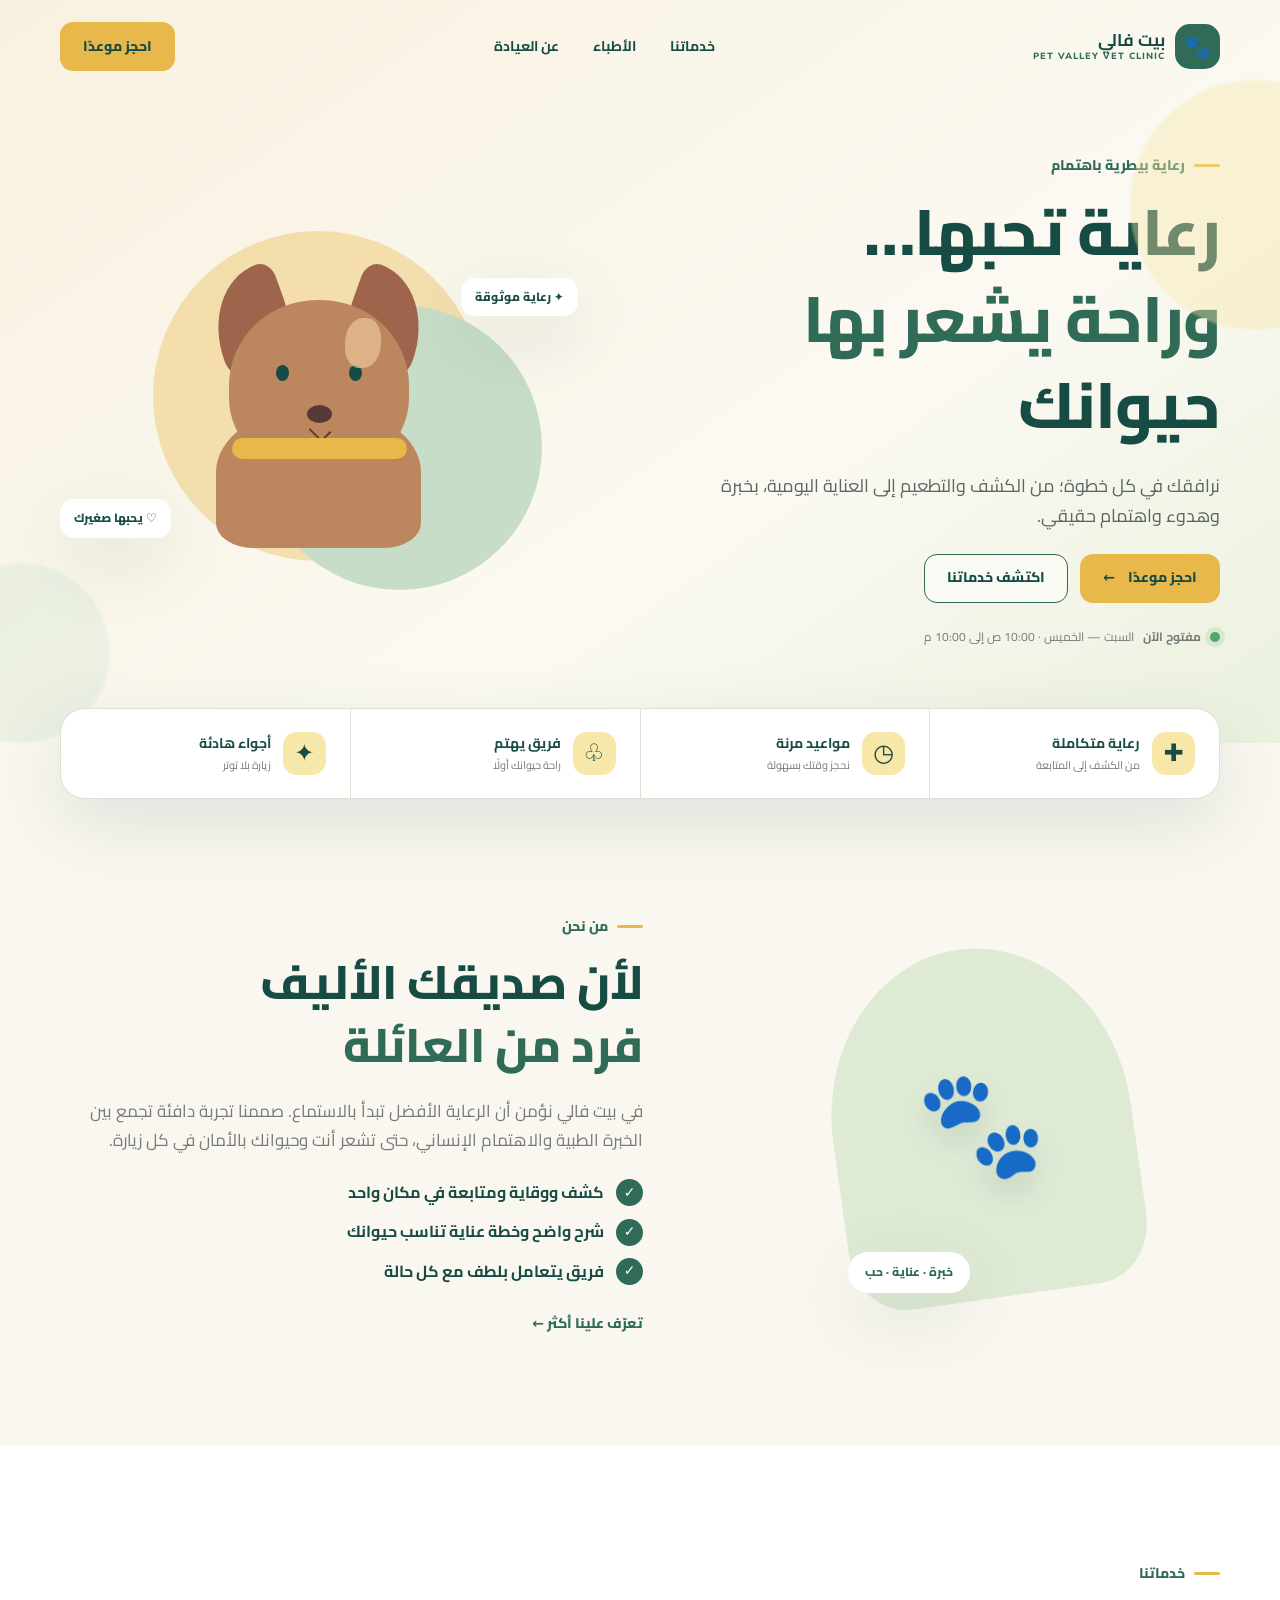
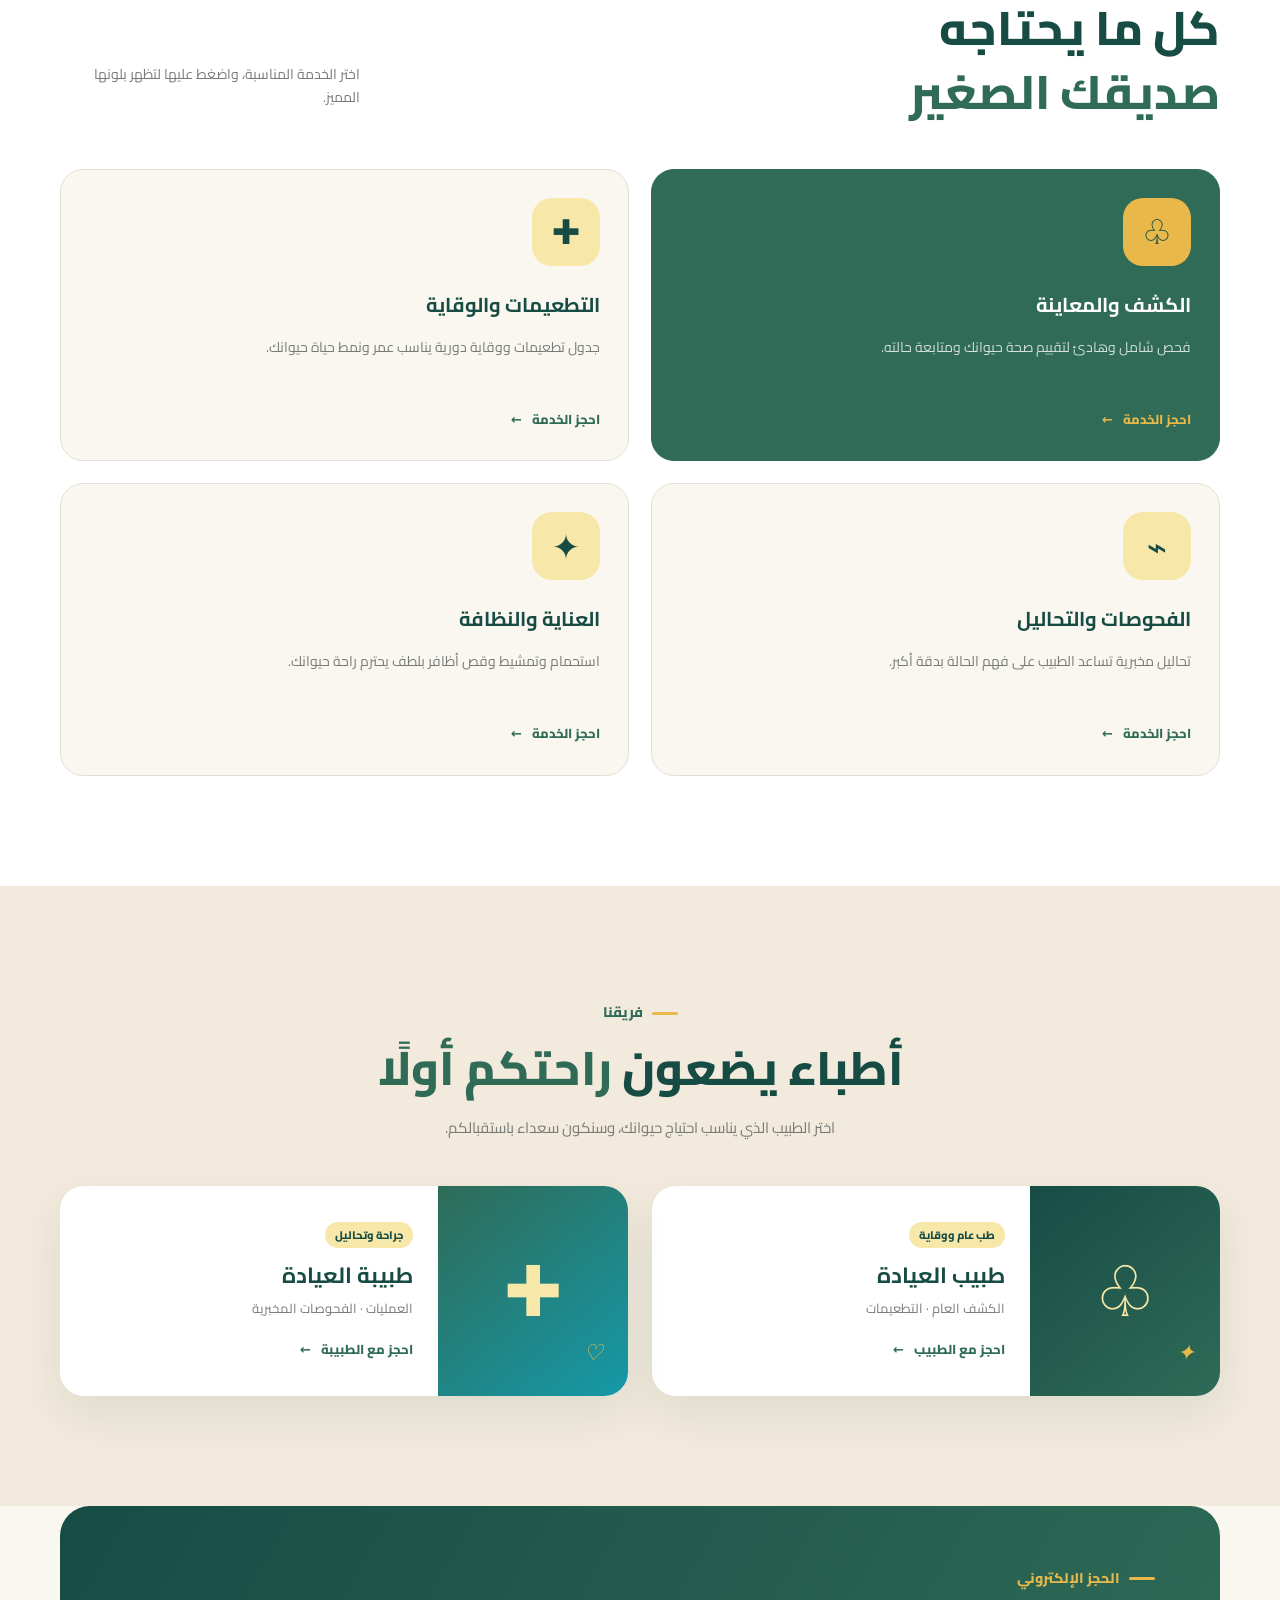
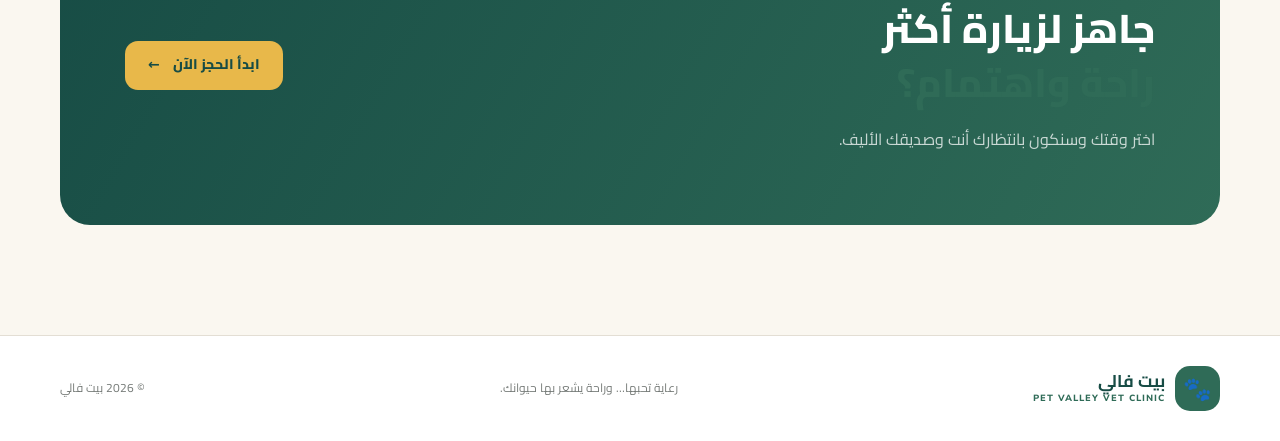
<file: pet-valley/index.html>
<!doctype html>
<html lang="ar" dir="rtl">
<head>
  <meta charset="UTF-8" />
  <meta name="viewport" content="width=device-width, initial-scale=1.0" />
  <meta name="description" content="عيادة بيت فالي البيطرية — رعاية هادئة وشاملة لحيوانك الأليف." />
  <title>بيت فالي | العيادة البيطرية</title>
  <link rel="preconnect" href="https://fonts.googleapis.com">
  <link rel="preconnect" href="https://fonts.gstatic.com" crossorigin>
  <link href="https://fonts.googleapis.com/css2?family=Cairo:wght@400;600;700;800&family=Nunito+Sans:wght@600;700;800&display=swap" rel="stylesheet">
  <link rel="stylesheet" href="style.css" />
</head>
<body>
  <header class="site-header">
    <div class="container nav-wrap">
      <a class="brand" href="#top" aria-label="بيت فالي">
        <span class="brand-mark">🐾</span>
        <span><b>بيت فالي</b><small>PET VALLEY VET CLINIC</small></span>
      </a>
      <nav class="nav-links" aria-label="التنقل الرئيسي">
        <a href="#services">خدماتنا</a><a href="#doctors">الأطباء</a><a href="#about">عن العيادة</a>
      </nav>
      <a class="button button-yellow nav-cta" href="#booking">احجز موعدًا</a>
    </div>
  </header>

  <main id="top">
    <section class="hero">
      <div class="hero-glow glow-one"></div><div class="hero-glow glow-two"></div>
      <div class="container hero-grid">
        <div class="hero-copy">
          <p class="eyebrow">رعاية بيطرية باهتمام</p>
          <h1>رعاية تحبها…<br><span>وراحة يشعر بها</span> حيوانك</h1>
          <p class="hero-text">نرافقك في كل خطوة؛ من الكشف والتطعيم إلى العناية اليومية، بخبرة وهدوء واهتمام حقيقي.</p>
          <div class="hero-actions"><a class="button button-yellow" href="#booking">احجز موعدًا <span>←</span></a><a class="button button-outline" href="#services">اكتشف خدماتنا</a></div>
          <div class="hero-note"><span class="status-dot"></span><b>مفتوح الآن</b><span>السبت — الخميس · 10:00 ص إلى 10:00 م</span></div>
        </div>
        <div class="hero-art" aria-label="رسم توضيحي لحيوان أليف">
          <div class="orb orb-back"></div><div class="orb orb-main"></div>
          <div class="pet-illustration"><div class="ear ear-left"></div><div class="ear ear-right"></div><div class="pet-face"><span class="eye eye-left"></span><span class="eye eye-right"></span><span class="nose"></span><span class="mouth"></span><span class="spot"></span></div><div class="pet-body"></div><div class="collar"></div></div>
          <span class="float-card card-one">✦ رعاية موثوقة</span><span class="float-card card-two">♡ يحبها صغيرك</span>
        </div>
      </div>
    </section>

    <section class="trust-strip"><div class="container trust-grid"><div><span class="trust-icon">✚</span><b>رعاية متكاملة</b><small>من الكشف إلى المتابعة</small></div><div><span class="trust-icon">◷</span><b>مواعيد مرنة</b><small>نحجز وقتك بسهولة</small></div><div><span class="trust-icon">♧</span><b>فريق يهتم</b><small>راحة حيوانك أولًا</small></div><div><span class="trust-icon">✦</span><b>أجواء هادئة</b><small>زيارة بلا توتر</small></div></div></section>

    <section class="section" id="about"><div class="container about-grid"><div class="about-art"><div class="about-shape"></div><div class="about-icon">🐾</div><span class="about-badge">خبرة · عناية · حب</span></div><div><p class="eyebrow">من نحن</p><h2>لأن صديقك الأليف<br><span>فرد من العائلة</span></h2><p class="section-text">في بيت فالي نؤمن أن الرعاية الأفضل تبدأ بالاستماع. صممنا تجربة دافئة تجمع بين الخبرة الطبية والاهتمام الإنساني، حتى تشعر أنت وحيوانك بالأمان في كل زيارة.</p><ul class="check-list"><li><span>✓</span>كشف ووقاية ومتابعة في مكان واحد</li><li><span>✓</span>شرح واضح وخطة عناية تناسب حيوانك</li><li><span>✓</span>فريق يتعامل بلطف مع كل حالة</li></ul><a class="text-link" href="#booking">تعرّف علينا أكثر ←</a></div></div></section>

    <section class="section services-section" id="services"><div class="container"><div class="section-heading"><div><p class="eyebrow">خدماتنا</p><h2>كل ما يحتاجه<br><span>صديقك الصغير</span></h2></div><p>اختر الخدمة المناسبة، واضغط عليها لتظهر بلونها المميز.</p></div><div class="services-grid">
      <article class="service-card selected" tabindex="0" data-service><div class="service-icon">♧</div><h3>الكشف والمعاينة</h3><p>فحص شامل وهادئ لتقييم صحة حيوانك ومتابعة حالته.</p><a href="#booking">احجز الخدمة <span>←</span></a></article>
      <article class="service-card" tabindex="0" data-service><div class="service-icon">✚</div><h3>التطعيمات والوقاية</h3><p>جدول تطعيمات ووقاية دورية يناسب عمر ونمط حياة حيوانك.</p><a href="#booking">احجز الخدمة <span>←</span></a></article>
      <article class="service-card" tabindex="0" data-service><div class="service-icon">⌁</div><h3>الفحوصات والتحاليل</h3><p>تحاليل مخبرية تساعد الطبيب على فهم الحالة بدقة أكبر.</p><a href="#booking">احجز الخدمة <span>←</span></a></article>
      <article class="service-card" tabindex="0" data-service><div class="service-icon">✦</div><h3>العناية والنظافة</h3><p>استحمام وتمشيط وقص أظافر بلطف يحترم راحة حيوانك.</p><a href="#booking">احجز الخدمة <span>←</span></a></article>
    </div></div></section>

    <section class="section doctors-section" id="doctors"><div class="container"><div class="center-heading"><p class="eyebrow">فريقنا</p><h2>أطباء يضعون <span>راحتكم أولًا</span></h2><p>اختر الطبيب الذي يناسب احتياج حيوانك، وسنكون سعداء باستقبالكم.</p></div><div class="doctors-grid">
      <article class="doctor-card"><div class="doctor-avatar">♧<i>✦</i></div><div class="doctor-info"><span class="doctor-tag">طب عام ووقاية</span><h3>طبيب العيادة</h3><p>الكشف العام · التطعيمات</p><a href="#booking">احجز مع الطبيب <span>←</span></a></div></article>
      <article class="doctor-card"><div class="doctor-avatar alt">✚<i>♡</i></div><div class="doctor-info"><span class="doctor-tag">جراحة وتحاليل</span><h3>طبيبة العيادة</h3><p>العمليات · الفحوصات المخبرية</p><a href="#booking">احجز مع الطبيبة <span>←</span></a></div></article>
    </div></div></section>

    <section class="booking-section" id="booking"><div class="container booking-card"><div><p class="eyebrow light">الحجز الإلكتروني</p><h2>جاهز لزيارة أكثر<br><span>راحة واهتمام؟</span></h2><p>اختر وقتك وسنكون بانتظارك أنت وصديقك الأليف.</p></div><a class="button button-yellow" href="mailto:hello@petvalley.example?subject=حجز موعد">ابدأ الحجز الآن <span>←</span></a></div></section>
  </main>
  <footer><div class="container footer-wrap"><a class="brand" href="#top"><span class="brand-mark">🐾</span><span><b>بيت فالي</b><small>PET VALLEY VET CLINIC</small></span></a><p>رعاية تحبها… وراحة يشعر بها حيوانك.</p><span>© 2026 بيت فالي</span></div></footer>
  <script src="script.js"></script>
</body>
</html>
</file>
<file: pet-valley/style.css>
@import url('https://fonts.googleapis.com/css2?family=Cairo:wght@400;600;700;800&family=Nunito+Sans:wght@600;700;800&display=swap');
:root{--green:#2f6b57;--deep:#174c45;--yellow:#e8b84a;--cream:#faf7f0;--pale:#f7e7a8;--muted:#767b78;--border:#e3ded4;--white:#fff;--shadow:0 24px 70px rgba(23,76,69,.12)}*{box-sizing:border-box}html{scroll-behavior:smooth}body{margin:0;background:var(--cream);color:#263331;font-family:Cairo,system-ui,sans-serif;line-height:1.7}a{text-decoration:none;color:inherit}.container{width:min(1160px,calc(100% - 40px));margin:auto}.site-header{position:absolute;top:0;left:0;right:0;z-index:5;padding:22px 0}.nav-wrap,.brand,.nav-links,.hero-actions,.hero-note,.trust-grid,.footer-wrap{display:flex;align-items:center}.nav-wrap{justify-content:space-between;gap:24px}.brand{gap:10px;color:var(--deep)}.brand-mark{display:grid;place-items:center;width:45px;height:45px;border-radius:15px;background:var(--green);color:var(--yellow);font-size:23px}.brand b{display:block;font-size:17px;line-height:1.15}.brand small{display:block;direction:ltr;font:800 9px 'Nunito Sans';letter-spacing:1px;color:var(--green)}.nav-links{gap:34px;color:var(--deep);font-weight:700;font-size:14px}.nav-links a{transition:color .2s}.nav-links a:hover,.text-link:hover{color:var(--green)}.button{display:inline-flex;align-items:center;justify-content:center;gap:13px;min-height:49px;padding:10px 22px;border-radius:13px;font-weight:800;font-size:14px;transition:.25s;border:1px solid transparent}.button:hover{transform:translateY(-3px);box-shadow:0 12px 22px rgba(23,76,69,.13)}.button-yellow{background:var(--yellow);color:var(--deep)}.button-yellow:hover{background:#f0c967}.button-outline{border-color:var(--green);color:var(--deep);background:rgba(255,255,255,.5)}.hero{position:relative;overflow:hidden;padding:148px 0 96px;background:linear-gradient(145deg,#f8f1df,#fbf9f2 63%,#eaf1df)}.hero-grid{display:grid;grid-template-columns:1.05fr .95fr;align-items:center;gap:70px}.eyebrow{display:inline-flex;align-items:center;gap:9px;margin:0;color:var(--green);font-weight:800;font-size:14px}.eyebrow:before{content:'';width:26px;height:3px;border-radius:5px;background:var(--yellow)}.hero h1,h2{margin:12px 0 0;color:var(--deep);font-weight:800;line-height:1.35}.hero h1{font-size:clamp(38px,5vw,66px);letter-spacing:-1px}.hero h1 span,h2 span{color:var(--green)}.hero-text{max-width:520px;margin:22px 0;color:#596662;font-size:18px}.hero-actions{gap:12px;flex-wrap:wrap}.hero-note{gap:9px;margin-top:24px;color:var(--muted);font-size:12px}.status-dot{width:10px;height:10px;background:#52a66b;border-radius:50%;box-shadow:0 0 0 5px rgba(82,166,107,.15)}.hero-art{min-height:410px;position:relative;display:grid;place-items:center}.orb{position:absolute;border-radius:50%}.orb-back{width:330px;height:330px;background:#e8b84a;opacity:.38;top:38px;left:18%}.orb-main{width:285px;height:285px;background:#c8ddc8;right:7%;bottom:13px}.pet-illustration{position:relative;width:265px;height:300px;z-index:1}.pet-face{position:absolute;top:52px;left:43px;width:180px;height:174px;border-radius:49% 49% 44% 44%;background:#bc865f;z-index:2}.ear{position:absolute;top:22px;width:77px;height:100px;background:#9e654c;z-index:1}.ear-left{left:26px;border-radius:80% 18% 60% 20%;transform:rotate(-20deg)}.ear-right{right:26px;border-radius:18% 80% 20% 60%;transform:rotate(20deg)}.eye{position:absolute;top:65px;width:13px;height:16px;border-radius:50%;background:var(--deep)}.eye-left{left:47px}.eye-right{right:47px}.nose{position:absolute;top:105px;left:78px;width:25px;height:18px;border-radius:50%;background:#563a36}.mouth{position:absolute;top:122px;left:84px;width:14px;height:18px;border-left:2px solid #563a36;border-bottom:2px solid #563a36;transform:rotate(-45deg)}.spot{position:absolute;top:18px;right:28px;width:36px;height:50px;background:#e7bd91;border-radius:50% 40% 50% 40%;opacity:.8}.pet-body{position:absolute;bottom:0;left:30px;width:205px;height:140px;border-radius:46% 46% 18% 18%;background:#bc865f}.collar{position:absolute;z-index:3;top:190px;left:46px;width:175px;height:21px;background:var(--yellow);border-radius:12px}.float-card{position:absolute;z-index:3;background:#fff;border-radius:14px;padding:9px 14px;box-shadow:var(--shadow);font-size:12px;font-weight:800;color:var(--deep)}.card-one{top:85px;right:0}.card-two{bottom:65px;left:0}.hero-glow{position:absolute;border-radius:50%;filter:blur(1px);opacity:.4}.glow-one{width:250px;height:250px;background:#f7e7a8;right:-100px;top:80px}.glow-two{width:180px;height:180px;background:#d5e8d7;left:-70px;bottom:0}.trust-strip{position:relative;margin-top:-35px;z-index:2}.trust-grid{justify-content:space-between;background:#fff;border:1px solid var(--border);border-radius:25px;box-shadow:var(--shadow);overflow:hidden}.trust-grid>div{flex:1;display:grid;grid-template-columns:auto 1fr;column-gap:12px;padding:23px 24px;border-left:1px solid var(--border)}.trust-grid>div:last-child{border-left:0}.trust-icon{grid-row:span 2;display:grid;place-items:center;width:43px;height:43px;border-radius:14px;background:var(--pale);color:var(--deep);font-size:24px}.trust-grid b{font-size:14px;color:var(--deep)}.trust-grid small{color:var(--muted);font-size:11px}.section{padding:110px 0}.about-grid{display:grid;grid-template-columns:.9fr 1.1fr;align-items:center;gap:100px}.about-art{height:400px;position:relative;display:grid;place-items:center}.about-shape{width:300px;height:350px;border-radius:50% 50% 18% 18%;background:#dfead5;transform:rotate(-8deg)}.about-icon{position:absolute;font-size:105px;filter:drop-shadow(0 16px 12px rgba(23,76,69,.12))}.about-badge{position:absolute;bottom:30px;left:22%;background:#fff;padding:10px 17px;border-radius:20px;box-shadow:var(--shadow);color:var(--green);font-size:12px;font-weight:800}.section h2{font-size:clamp(30px,4vw,47px)}.section-text{max-width:600px;margin:20px 0;color:var(--muted);font-size:17px}.check-list{list-style:none;padding:0;margin:24px 0}.check-list li{display:flex;align-items:center;gap:12px;margin:12px 0;font-weight:700;color:var(--deep)}.check-list span{display:grid;place-items:center;width:27px;height:27px;border-radius:50%;background:var(--green);color:#fff;font-size:14px}.text-link{color:var(--green);font-weight:800;font-size:14px}.services-section{background:#fff}.section-heading{display:flex;align-items:end;justify-content:space-between;gap:30px;margin-bottom:45px}.section-heading>p{max-width:300px;color:var(--muted);font-size:14px}.services-grid{display:grid;grid-template-columns:repeat(2,1fr);gap:22px}.service-card{position:relative;padding:28px;border:1px solid var(--border);border-radius:23px;background:var(--cream);cursor:pointer;transition:.28s}.service-card:hover,.service-card:focus-visible{transform:translateY(-5px);box-shadow:var(--shadow);outline:none}.service-card.selected{background:var(--green);border-color:var(--green);color:#fff}.service-card.selected h3{color:#fff}.service-icon{display:grid;place-items:center;width:68px;height:68px;border-radius:20px;background:var(--pale);color:var(--deep);font-size:34px;margin-bottom:22px}.service-card.selected .service-icon{background:var(--yellow)}.service-card h3{margin:0;color:var(--deep);font-size:20px}.service-card p{min-height:55px;color:var(--muted);font-size:14px}.service-card.selected p{color:rgba(255,255,255,.78)}.service-card a,.doctor-info a{display:inline-flex;gap:10px;align-items:center;color:var(--green);font-weight:800;font-size:13px}.service-card.selected a{color:var(--yellow)}.doctors-section{background:#f2eadc}.center-heading{text-align:center;max-width:650px;margin:0 auto 45px}.center-heading p:last-child{color:var(--muted);font-size:15px}.doctors-grid{display:grid;grid-template-columns:repeat(2,1fr);gap:24px}.doctor-card{display:grid;grid-template-columns:190px 1fr;align-items:center;background:#fff;border-radius:24px;overflow:hidden;box-shadow:0 18px 45px rgba(23,76,69,.09)}.doctor-avatar{position:relative;display:grid;place-items:center;height:210px;background:linear-gradient(140deg,#174c45,#2f6b57);color:var(--pale);font-size:70px}.doctor-avatar.alt{background:linear-gradient(140deg,#2f6b57,#1599a8)}.doctor-avatar i{position:absolute;bottom:25px;right:25px;color:var(--yellow);font-size:22px}.doctor-info{padding:25px}.doctor-tag{display:inline-block;padding:4px 10px;border-radius:20px;background:#f7e7a8;color:var(--deep);font-size:11px;font-weight:800}.doctor-info h3{margin:9px 0 2px;color:var(--deep);font-size:22px}.doctor-info p{margin:0 0 16px;color:var(--muted);font-size:13px}.booking-section{padding:0 0 110px}.booking-card{display:flex;align-items:center;justify-content:space-between;gap:30px;padding:55px 65px;border-radius:30px;background:linear-gradient(120deg,var(--deep),var(--green));color:#fff}.booking-card h2{color:#fff;font-size:40px}.booking-card p{color:rgba(255,255,255,.75)}.eyebrow.light{color:var(--yellow)}footer{padding:30px 0;border-top:1px solid var(--border);background:#fff}.footer-wrap{justify-content:space-between;gap:20px}.footer-wrap p,.footer-wrap>span{color:var(--muted);font-size:12px}
@media(max-width:800px){.nav-links{display:none}.hero{padding-top:125px}.hero-grid{grid-template-columns:1fr;gap:20px}.hero-copy{text-align:center}.hero-copy .eyebrow,.hero-note{justify-content:center}.hero-text{margin-inline:auto}.hero-actions{justify-content:center}.hero-art{min-height:330px;transform:scale(.82);margin:-35px 0}.trust-grid{display:grid;grid-template-columns:1fr 1fr}.trust-grid>div{border-bottom:1px solid var(--border)}.trust-grid>div:nth-child(2){border-left:0}.trust-grid>div:nth-child(3),.trust-grid>div:nth-child(4){border-bottom:0}.about-grid{grid-template-columns:1fr;gap:35px}.about-art{height:290px}.section-heading{display:block}.section-heading>p{margin-top:15px}.doctors-grid{grid-template-columns:1fr}.booking-card{display:block;padding:38px 30px}.booking-card .button{margin-top:18px}.footer-wrap{flex-wrap:wrap}}
@media(max-width:540px){.container{width:min(100% - 28px,1160px)}.nav-cta{padding:9px 13px;font-size:12px}.brand-mark{width:40px;height:40px}.brand small{font-size:8px}.services-grid{grid-template-columns:1fr}.doctor-card{grid-template-columns:125px 1fr}.doctor-avatar{height:190px;font-size:48px}.doctor-info{padding:17px}.doctor-info h3{font-size:18px}.doctor-info p{font-size:11px}.trust-grid>div{padding:16px 12px;column-gap:7px}.trust-grid b{font-size:12px}.trust-grid small{font-size:9px}.hero h1{font-size:39px}}
</file>
